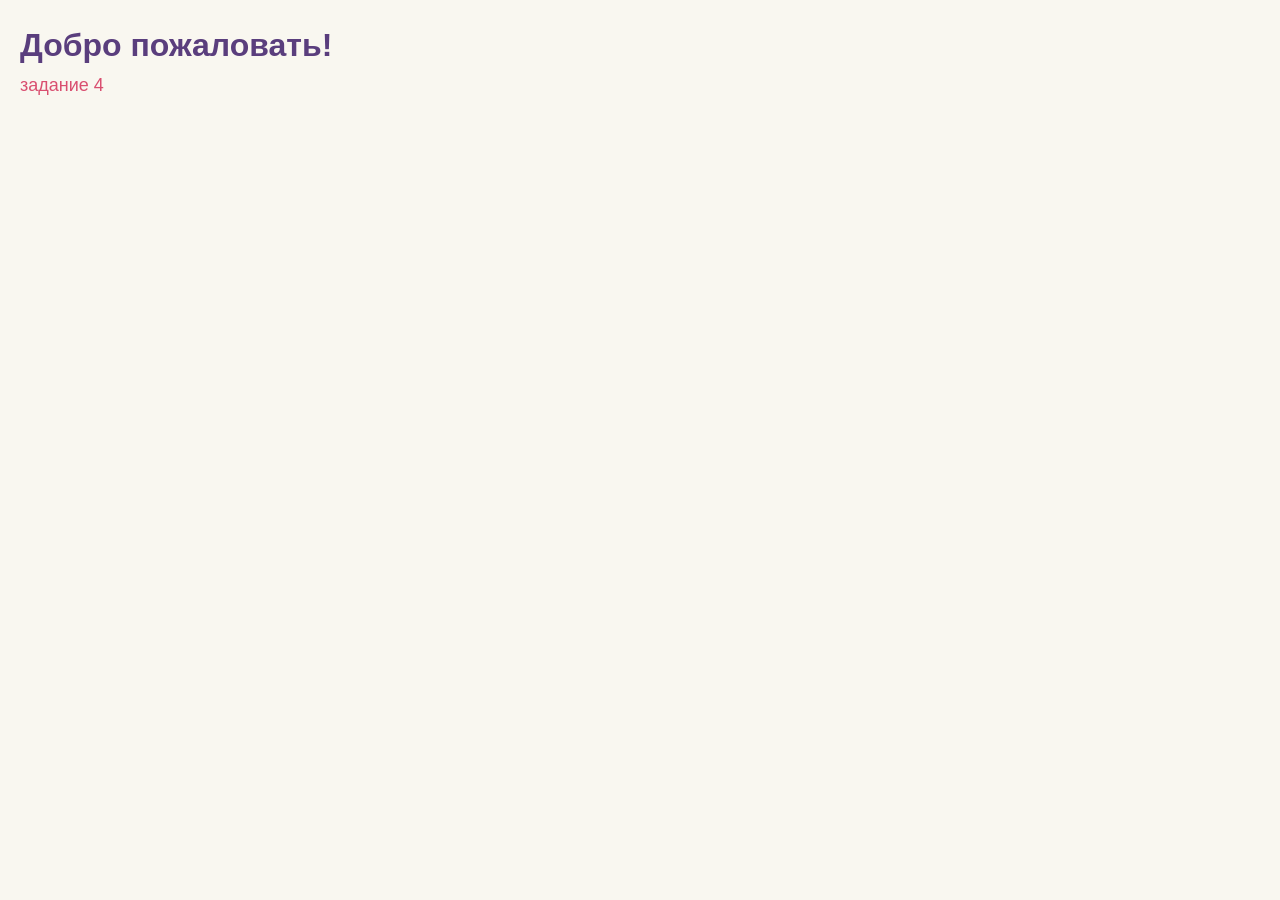
<file: index.html>
<!DOCTYPE html>
<html lang="ru">
<head>
  <meta charset="UTF-8" />
  <meta name="viewport" content="width=device-width, initial-scale=1.0"/>
  <title>Главная</title>
  <link rel="stylesheet" href="style.css">
</head>
<body>
  <h1>Добро пожаловать!</h1>
  <p><a href="task4.html">задание 4</a></p>
</body>
</html>
</file>
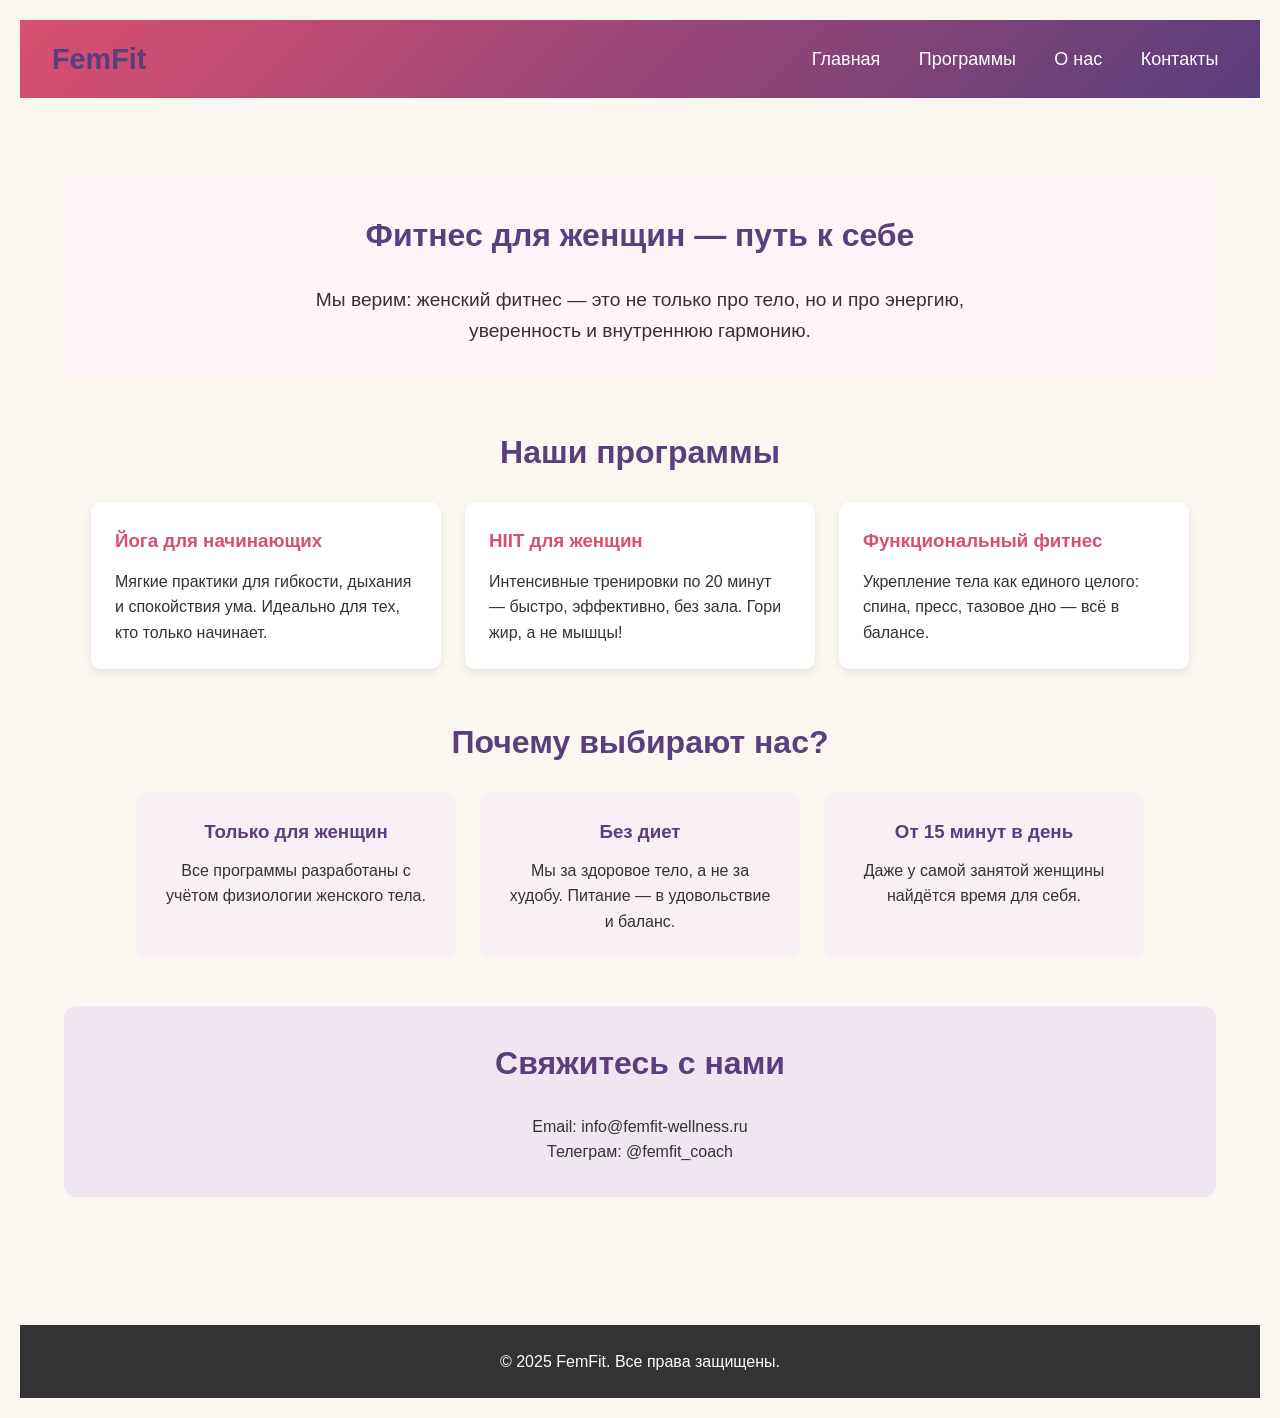
<file: task4.html>
<!DOCTYPE html>
<html lang="ru">
<head>
  <meta charset="UTF-8" />
  <meta name="viewport" content="width=device-width, initial-scale=1.0"/>
  <title>Женский фитнес — Сила, Гармония, Здоровье</title>
  <link rel="stylesheet" href="style.css">
</head>
<body>
  <header class="header">
    <h1>FemFit</h1>
    <nav class="nav">
      <a href="#home">Главная</a>
      <a href="#programs">Программы</a>
      <a href="#about">О нас</a>
      <a href="#contacts">Контакты</a>
    </nav>
  </header>

  <main>
    <section id="home" class="hero">
      <h2>Фитнес для женщин — путь к себе</h2>
      <p>Мы верим: женский фитнес — это не только про тело, но и про энергию, уверенность и внутреннюю гармонию.</p>
    </section>

    <section id="programs" class="programs">
      <h2>Наши программы</h2>
      <div class="cards">
        <div class="card">
          <h3>Йога для начинающих</h3>
          <p>Мягкие практики для гибкости, дыхания и спокойствия ума. Идеально для тех, кто только начинает.</p>
        </div>
        <div class="card">
          <h3>HIIT для женщин</h3>
          <p>Интенсивные тренировки по 20 минут — быстро, эффективно, без зала. Гори жир, а не мышцы!</p>
        </div>
        <div class="card">
          <h3>Функциональный фитнес</h3>
          <p>Укрепление тела как единого целого: спина, пресс, тазовое дно — всё в балансе.</p>
        </div>
      </div>
    </section>

    <section id="about" class="about">
      <h2>Почему выбирают нас?</h2>
      <div class="reasons">
        <div class="reason">
          <h3>Только для женщин</h3>
          <p>Все программы разработаны с учётом физиологии женского тела.</p>
        </div>
        <div class="reason">
          <h3>Без диет</h3>
          <p>Мы за здоровое тело, а не за худобу. Питание — в удовольствие и баланс.</p>
        </div>
        <div class="reason">
          <h3>От 15 минут в день</h3>
          <p>Даже у самой занятой женщины найдётся время для себя.</p>
        </div>
      </div>
    </section>

    <section id="contacts" class="contacts">
      <h2>Свяжитесь с нами</h2>
      <p>Email: info@femfit-wellness.ru</p>
      <p>Телеграм: @femfit_coach</p>
    </section>
  </main>

  <footer class="footer">
    <p>&copy; 2025 FemFit. Все права защищены.</p>
  </footer>
</body>
</html>
</file>
<file: style.css>
/* === Общие сбросы и базовые стили === */
* {
  box-sizing: border-box;
  margin: 0;
  padding: 0;
}

/* === Стили для index.html === */
body {
  font-family: Arial, sans-serif;
  padding: 20px;
  background-color: #f9f7f0;
  margin: 0;
  color: #333;
  line-height: 1.6;
}

h1 {
  color: #5a3e7d;
}

a {
  font-size: 18px;
  color: #d94f70;
  text-decoration: none;
}

a:hover {
  text-decoration: underline;
}

/* === Стили для task4.html (FemFit) === */
/* Используем более специфичные селекторы, чтобы не сломать главную */

body.task4-page {
  background-color: #fdf9f5;
  font-family: 'Segoe UI', Tahoma, Geneva, Verdana, sans-serif;
  padding: 0;
}

body.task4-page a {
  color: inherit;
  text-decoration: none;
  font-size: 1rem;
}

/* Шапка */
.header {
  background: linear-gradient(135deg, #d94f70, #5a3e7d);
  color: white;
  padding: 1rem 2rem;
  display: flex;
  justify-content: space-between;
  align-items: center;
  flex-wrap: wrap;
}

.header h1 {
  font-size: 1.8rem;
}

.nav {
  display: flex;
  gap: 1.2rem;
  flex-wrap: wrap;
  justify-content: center;
}

.nav a {
  color: white;
  font-weight: 500;
  padding: 0.3rem 0.6rem;
  border-radius: 4px;
  transition: background 0.3s;
}

.nav a:hover {
  background: rgba(255, 255, 255, 0.2);
  text-decoration: none;
}

/* Основной контент */
main {
  padding: 2rem 1.5rem;
  max-width: 1200px;
  margin: 0 auto;
}

section {
  margin: 3rem 0;
}

h2 {
  color: #5a3e7d;
  margin-bottom: 1.5rem;
  text-align: center;
  font-size: 2rem;
}

/* Hero */
.hero {
  text-align: center;
  background: #fff5f8;
  padding: 2rem;
  border-radius: 12px;
  margin-bottom: 3rem;
}

.hero p {
  font-size: 1.2rem;
  max-width: 700px;
  margin: 0 auto;
}

/* Программы */
.cards {
  display: flex;
  flex-wrap: wrap;
  gap: 1.5rem;
  justify-content: center;
}

.card {
  background: white;
  padding: 1.5rem;
  border-radius: 10px;
  box-shadow: 0 4px 8px rgba(0,0,0,0.08);
  width: 100%;
  max-width: 350px;
}

.card h3 {
  color: #d94f70;
  margin-bottom: 0.8rem;
}

/* Почему выбирают нас */
.reasons {
  display: flex;
  flex-wrap: wrap;
  gap: 1.5rem;
  justify-content: center;
}

.reason {
  background: #f8f0f5;
  padding: 1.5rem;
  border-radius: 10px;
  width: 100%;
  max-width: 320px;
  text-align: center;
}

.reason h3 {
  color: #5a3e7d;
  margin-bottom: 0.7rem;
}

/* Контакты */
.contacts {
  text-align: center;
  background: #f0e6f2;
  padding: 2rem;
  border-radius: 12px;
}

/* Подвал */
.footer {
  text-align: center;
  padding: 1.5rem;
  background: #333;
  color: white;
  margin-top: 3rem;
}

/* Адаптивность */
@media (max-width: 768px) {
  .header {
    flex-direction: column;
    gap: 1rem;
    text-align: center;
  }

  .nav {
    gap: 1rem;
  }

  h2 {
    font-size: 1.6rem;
  }

  .hero p {
    font-size: 1rem;
  }

  .card, .reason {
    max-width: 100%;
  }
}

@media (max-width: 480px) {
  .header h1 {
    font-size: 1.5rem;
  }

  main {
    padding: 1.5rem 1rem;
  }
}
</file>
